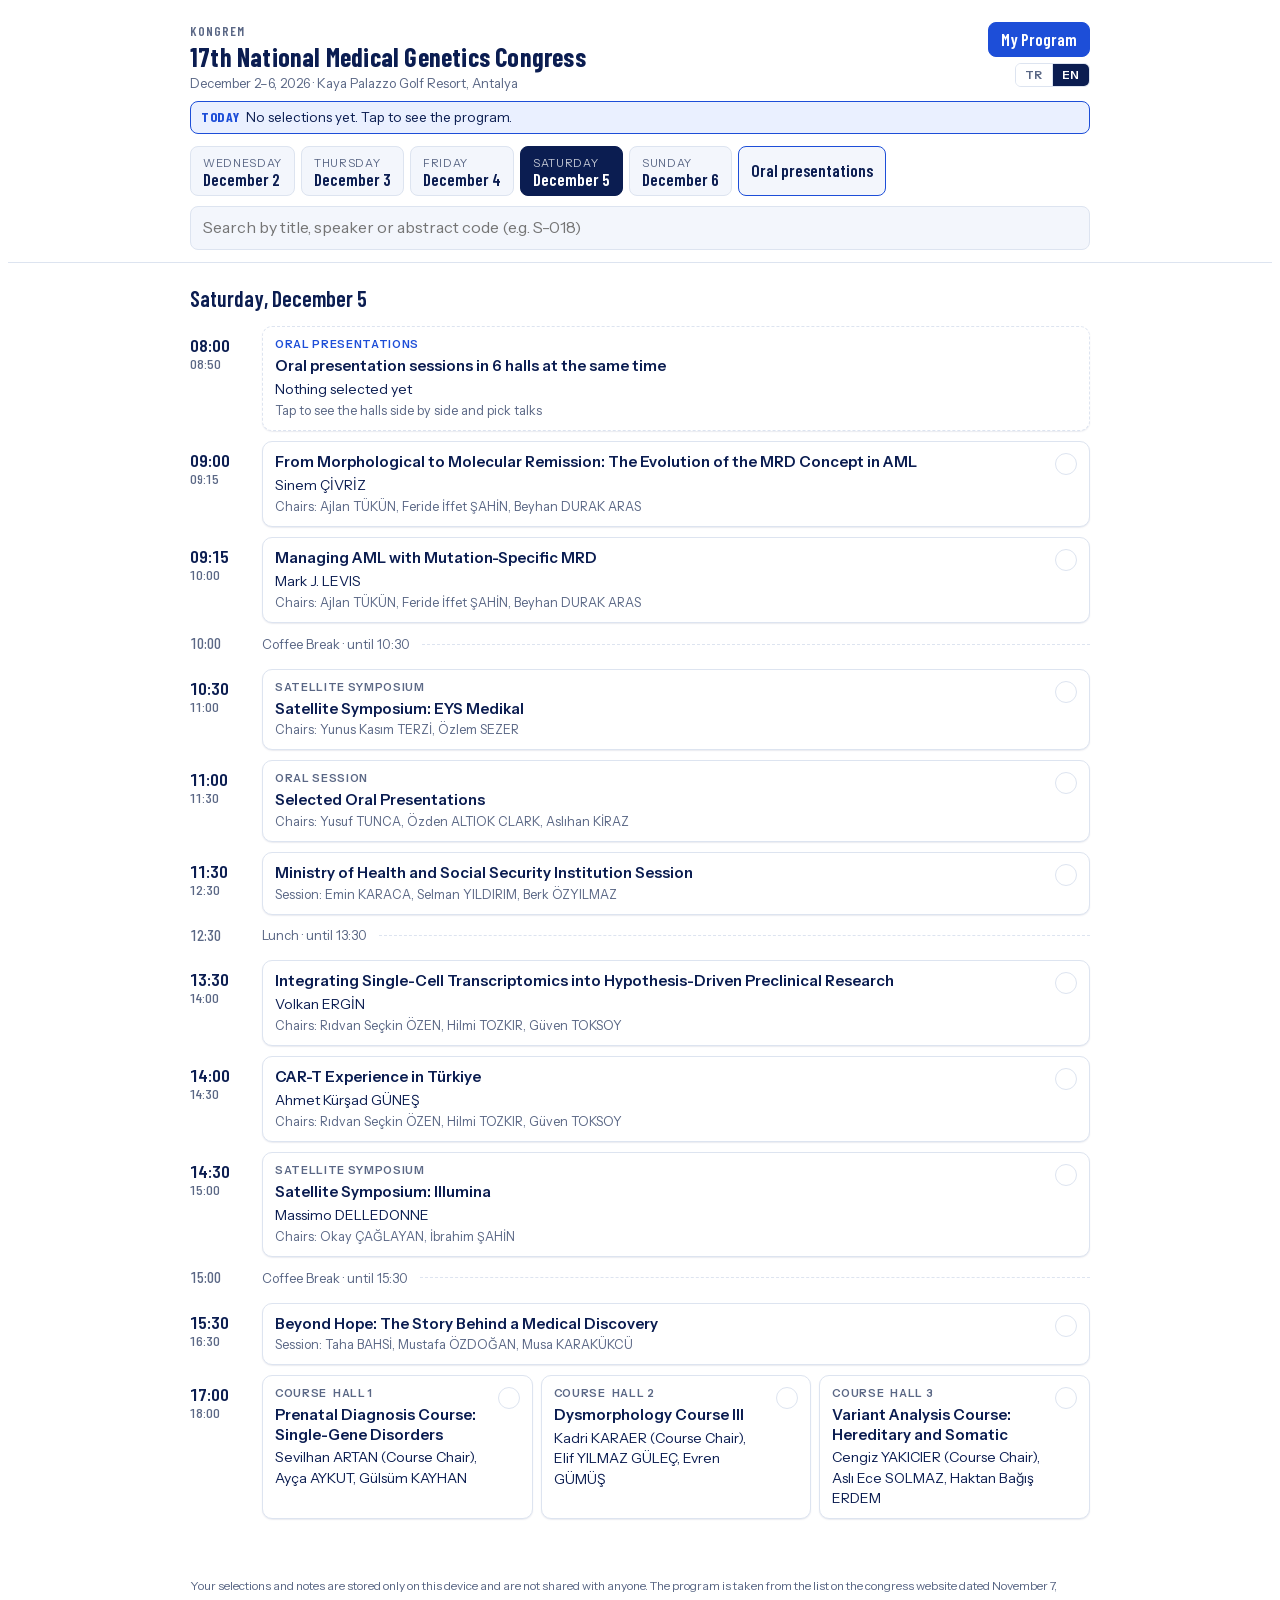
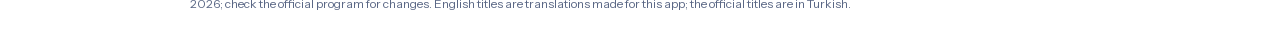
<file: index.html>
<!doctype html>
<html lang="tr">
<head>
<meta charset="utf-8">
<meta name="viewport" content="width=device-width, initial-scale=1, viewport-fit=cover">
<meta http-equiv="Content-Security-Policy" content="default-src 'self'; script-src 'self'; style-src 'self' 'unsafe-inline'; img-src 'self' data: blob:; font-src 'self'; connect-src 'self' https://babazade-a.github.io; worker-src 'self'; manifest-src 'self'; base-uri 'self'; form-action 'none'; object-src 'none'">
<meta name="referrer" content="no-referrer">
<title>TGK 2026 Planlayıcı</title>
<meta name="claude:viewport-fit-sides" content="cover">
<link rel="manifest" href="manifest.webmanifest">
<link rel="apple-touch-icon" href="icon-180.png">
<meta name="apple-mobile-web-app-capable" content="yes">
<meta name="mobile-web-app-capable" content="yes">
<meta name="apple-mobile-web-app-title" content="TGK 2026">
<meta name="apple-mobile-web-app-status-bar-style" content="default">
<meta name="theme-color" content="#ffffff">
<meta name="color-scheme" content="light only">
<link rel="stylesheet" href="fonts.css">
<style>
/* Layout: single reading column, sticky day tabs, time rail on the left, parallel sessions side by side */
:root{
  --bg:#ffffff; --surface:#ffffff; --field:#f3f6fc; --ink:#0b1d51; --muted:#5a6785; --line:#dde4f0;
  --accent:#1d4ed8; --accent-ink:#ffffff; --accent-soft:#eaf0ff;
  --warn:#b45309; --warn-soft:#fff4e5; --brk:#eef2f8;
  --shadow:0 1px 2px rgba(11,29,81,.06),0 1px 1px rgba(11,29,81,.03);
  --display:"Barlow Condensed","Arial Narrow",system-ui,sans-serif;
  --body:"Instrument Sans",system-ui,-apple-system,"Segoe UI",sans-serif;
  color-scheme:light only;
}
body{background:var(--bg);color:var(--ink);font-family:var(--body);font-size:15px;line-height:1.45}
body::before{content:"";position:fixed;inset:0 0 auto;height:env(safe-area-inset-top,0px);z-index:10;background:var(--surface)}
.wrap{max-width:900px;margin:0 auto;padding-left:max(16px,env(safe-area-inset-left,0px));padding-right:max(16px,env(safe-area-inset-right,0px))}
header{position:sticky;top:env(safe-area-inset-top,0px);z-index:5;background:var(--surface);border-bottom:1px solid var(--line)}
.top{display:flex;align-items:flex-start;justify-content:space-between;gap:12px;padding-block:14px 8px}
.brand{min-width:0}
/* Sağ üstteki Programım düğmesi */
.minebtn{flex:0 0 auto;display:inline-flex;align-items:center;gap:7px;font-family:var(--display);font-size:17px;font-weight:600;line-height:1;
  background:var(--accent);color:var(--accent-ink);border:1px solid var(--accent);border-radius:8px;padding:8px 12px;cursor:pointer}
.minebtn[aria-pressed="true"]{background:var(--ink);border-color:var(--ink);color:var(--surface)}
.minebtn .badge{min-width:20px;box-sizing:border-box;padding:2px 6px;border-radius:999px;background:var(--surface);color:var(--ink);font-size:14px;text-align:center}
.minebtn .badge[hidden]{display:none}
.kmark{display:block;font:inherit;font-family:var(--display);font-size:13px;font-weight:600;letter-spacing:.08em;text-transform:uppercase;color:var(--accent);background:none;border:0;padding:0;margin:0 0 3px;cursor:pointer}
.kmark:disabled{cursor:default;color:var(--muted)}
.clist{display:grid;gap:10px}
.cpick{padding-right:12px}
.hright{flex:0 0 auto;display:flex;flex-direction:column;align-items:flex-end;gap:6px}
/* TR / EN seçici */
.lang{display:inline-flex;border:1px solid var(--line);border-radius:6px;overflow:hidden}
.lang button{font:inherit;font-size:12px;font-weight:600;letter-spacing:.05em;line-height:1;padding:5px 9px;background:var(--surface);color:var(--muted);border:0;cursor:pointer}
.lang button+button{border-left:1px solid var(--line)}
.lang button[aria-pressed="true"]{background:var(--ink);color:var(--surface)}
.brand h1{font-family:var(--display);font-weight:700;font-size:26px;line-height:1;margin:0;letter-spacing:.2px;text-wrap:balance}
.brand p{margin:4px 0 0;color:var(--muted);font-size:13px}
.count{font-family:var(--display);font-size:15px;font-weight:600;color:var(--accent);white-space:nowrap}
.tabs{display:flex;gap:6px;overflow-x:auto;padding-block:4px 10px;scrollbar-width:none}
.tabs::-webkit-scrollbar{display:none}
.tab{flex:0 0 auto;border:1px solid var(--line);background:var(--field);color:var(--ink);border-radius:8px;padding:6px 12px;font:inherit;cursor:pointer;text-align:left;line-height:1.15}
.tab b{display:block;font-family:var(--display);font-size:17px;font-weight:600}
.tab small{color:var(--muted);font-size:11px;text-transform:uppercase;letter-spacing:.06em}
.tab[aria-selected="true"]{background:var(--ink);color:var(--surface);border-color:var(--ink)}
.tab[aria-selected="true"] small{color:inherit;opacity:.75}
.tab.mine{border-color:var(--accent);display:flex;align-items:center}
.tab.mine[aria-selected="true"]{background:var(--accent);border-color:var(--accent);color:var(--accent-ink)}
.search{padding-block:0 12px}
.search input{width:100%;box-sizing:border-box;border:1px solid var(--line);background:var(--field);color:var(--ink);border-radius:8px;padding:9px 12px;font:inherit;font-size:16px}
/* Şimdi / Sıradaki şeridi (yalnızca kongre günlerinde görünür) */
.nowbar{display:block;width:100%;box-sizing:border-box;text-align:left;font:inherit;font-size:13.5px;line-height:1.35;color:var(--ink);background:var(--accent-soft);border:1px solid var(--accent);border-radius:8px;padding:6px 10px;margin:0 0 8px;cursor:pointer}
.nowbar[hidden]{display:none}
.nowbar .nl{display:block;white-space:nowrap;overflow:hidden;text-overflow:ellipsis}
.nowbar b{font-family:var(--display);font-size:14px;font-weight:700;letter-spacing:.05em;text-transform:uppercase;color:var(--accent);margin-right:6px}
.row.live .tm,.ot.live,.mine-row.live .t{color:var(--accent)}
.row.live .tm::after,.ot.live::after,.mine-row.live .t::after{content:var(--nowl,"Şimdi");display:block;font-family:var(--body);font-size:10.5px;font-weight:700;letter-spacing:.06em;text-transform:uppercase;margin-top:3px}
.mine-row.live{border-color:var(--accent);box-shadow:inset 3px 0 0 var(--accent)}
.mine-row.flash{animation:flash 1.8s ease-out}
@keyframes flash{from{background:var(--accent-soft)}to{background:var(--surface)}}
/* Notlar */
.racts{display:flex;flex-direction:column;align-items:flex-end;gap:2px}
.ntx{display:block;margin-top:6px;font-size:13.5px;line-height:1.4;white-space:pre-wrap;overflow-wrap:anywhere;background:var(--field);border-radius:6px;padding:6px 8px;cursor:text}
.ntin{display:block;width:100%;box-sizing:border-box;margin-top:6px;min-height:76px;font:inherit;font-size:16px;line-height:1.4;border:1px solid var(--accent);border-radius:6px;padding:6px 8px;background:var(--surface);color:var(--ink);resize:vertical}
.nflag{font-size:11.5px;font-weight:600;color:var(--accent)}
main{padding-block:16px 48px}
.dayhead{font-family:var(--display);font-size:22px;font-weight:600;margin:4px 0 12px}
.row{display:grid;grid-template-columns:60px minmax(0,1fr);gap:12px;margin-bottom:10px}
.tm{font-family:var(--display);font-size:18px;font-weight:600;font-variant-numeric:tabular-nums;line-height:1.1;padding-top:10px}
.tm small{display:block;font-size:14px;color:var(--muted);font-weight:500}
.cards{display:grid;gap:8px;grid-template-columns:repeat(auto-fit,minmax(230px,1fr));min-width:0}
.card,.talk{position:relative;display:flex;flex-direction:column;gap:3px;text-align:left;width:100%;box-sizing:border-box;font:inherit;color:inherit;
  background:var(--surface);border:1px solid var(--line);border-radius:10px;padding:10px 44px 10px 12px;cursor:pointer;min-width:0;box-shadow:var(--shadow)}
.card:hover,.talk:hover{border-color:var(--accent)}
.card:focus-visible,.talk:focus-visible,.tab:focus-visible,button:focus-visible,summary:focus-visible{outline:2px solid var(--accent);outline-offset:2px}
.card[aria-pressed="true"],.talk[aria-pressed="true"]{border-color:var(--accent);background:var(--accent-soft)}
.chk{position:absolute;right:12px;top:11px;width:22px;height:22px;border-radius:50%;border:1.5px solid var(--line);box-sizing:border-box;display:grid;place-items:center;font-size:13px;font-weight:700}
[aria-pressed="true"] .chk{background:var(--accent);border-color:var(--accent);color:var(--accent-ink)}
[aria-pressed="true"] .chk::after{content:"✓"}
.tags{display:flex;gap:6px;flex-wrap:wrap}
.tag{font-size:11px;text-transform:uppercase;letter-spacing:.06em;color:var(--muted);font-weight:600}
.tag.conf{color:var(--accent)}
.ttl{font-weight:600;line-height:1.3}
.sp{font-size:14px}
.mod{font-size:12.5px;color:var(--muted)}
.cflag{align-self:flex-start;font-size:11.5px;font-weight:600;color:var(--warn);background:var(--warn-soft);border-radius:4px;padding:1px 6px;margin-top:3px}
.card.k-conf{border-left:3px solid var(--accent)}
.brk{display:flex;align-items:center;gap:12px;color:var(--muted);font-size:13px;margin:4px 0 14px}
.brk span{font-family:var(--display);font-size:15px;font-variant-numeric:tabular-nums;width:60px;flex:0 0 60px}
.brk::after{content:"";flex:1;border-top:1px dashed var(--line)}
.oral{display:grid;gap:6px;min-width:0}
.oralhead{font-size:12.5px;color:var(--muted);padding-top:12px}
details{background:var(--surface);border:1px solid var(--line);border-radius:10px;min-width:0}
summary{list-style:none;cursor:pointer;padding:10px 12px;display:grid;grid-template-columns:auto 1fr auto;gap:2px 10px;align-items:baseline}
summary::-webkit-details-marker{display:none}
.sal{font-family:var(--display);font-size:17px;font-weight:600}
.sname{color:var(--muted);font-size:13px}
.scount{font-size:12px;font-weight:600;color:var(--accent);text-align:right}
.scount.warn{color:var(--warn)}
.chair{grid-column:1/-1;font-size:12.5px;color:var(--muted)}
summary::before{content:"▸";grid-row:1;position:absolute;opacity:0}
details[open] summary{border-bottom:1px solid var(--line)}
.talks{display:grid;gap:6px;padding:8px}
.talk{padding:8px 40px 8px 10px}
.talk .chk{top:9px;right:10px}
.code{font-family:var(--display);font-size:14px;font-weight:600;color:var(--muted);font-variant-numeric:tabular-nums}
.tt{font-size:14px;line-height:1.3}
.pn{font-size:12.5px;color:var(--muted)}
.mine-day{margin-bottom:22px}
.mine-row{display:grid;grid-template-columns:96px minmax(0,1fr) auto;gap:10px;align-items:start;background:var(--surface);border:1px solid var(--line);border-radius:10px;padding:10px 12px;margin-bottom:6px}
.mine-row .t{font-family:var(--display);font-size:16px;font-weight:600;font-variant-numeric:tabular-nums}
.mine-row .m{font-size:12.5px;color:var(--muted);display:block;margin-top:2px}
.mine-row.cx{border-color:var(--warn)}
.btn{font:inherit;font-size:13.5px;border:1px solid var(--line);background:var(--surface);color:var(--ink);border-radius:8px;padding:7px 12px;cursor:pointer}
.btn.primary{background:var(--accent);border-color:var(--accent);color:var(--accent-ink);font-weight:600}
.btn.danger{color:var(--warn);border-color:var(--warn)}
.rm{font:inherit;font-size:12.5px;background:none;border:none;color:var(--muted);cursor:pointer;padding:2px 4px;text-decoration:underline}
.actions{display:flex;gap:8px;flex-wrap:wrap;margin-bottom:16px;align-items:center}
.note{font-size:12.5px;color:var(--muted)}
.empty{background:var(--surface);border:1px dashed var(--line);border-radius:10px;padding:22px;color:var(--muted);text-align:center}
.cxsum{background:var(--warn-soft);color:var(--warn);border-radius:8px;padding:8px 12px;font-size:13px;margin-bottom:14px}
textarea.fallback{width:100%;box-sizing:border-box;min-height:160px;font:12.5px/1.4 ui-monospace,Menlo,monospace;border:1px solid var(--line);border-radius:8px;background:var(--surface);color:var(--ink);padding:8px}
footer{color:var(--muted);font-size:12px;padding-block:0 32px}
main.wide,header .wide{max-width:1500px}
.daysw{display:flex;gap:6px;flex-wrap:wrap;margin-bottom:10px}
.ognote{font-size:12.5px;color:var(--muted);margin:0 0 12px;max-width:70ch}
.ogwrap{overflow-x:auto;border:1px solid var(--line);border-radius:10px;background:var(--surface);-webkit-overflow-scrolling:touch}
.og{display:grid;gap:0;--otw:64px;--ocw:180px}
.og>div{border-bottom:1px solid var(--line);border-right:1px solid var(--line);padding:6px;box-sizing:border-box}
.oh{background:var(--field);display:flex;flex-direction:column;gap:2px}
.oh b{font-family:var(--display);font-size:19px;font-weight:600}
.oh small{color:var(--muted);font-size:12px;line-height:1.3}
.oh .scount{text-align:left}
.ot,.oh.corner{position:sticky;left:0;z-index:1;background:var(--field);font-family:var(--display);font-weight:600;font-size:18px;font-variant-numeric:tabular-nums}
.ot small{display:block;font-size:13px;color:var(--muted);font-weight:500}
.og .talk{height:100%;min-height:96px}
.og .dim{opacity:.25}
.gocard{border-style:dashed}
.legend{display:flex;gap:14px;flex-wrap:wrap;font-size:12.5px;color:var(--muted);margin-bottom:10px}
@media (max-width:520px){
  .brand h1{font-size:22px}
  .row{grid-template-columns:48px minmax(0,1fr);gap:8px}
  .tm{font-size:16px}.tm small{font-size:13px}
  .brk span{width:48px;flex-basis:48px}
  .mine-row{grid-template-columns:minmax(0,1fr) auto}
  .mine-row .t{grid-column:1/-1}
  /* Sözlü bildiriler: telefonda iki salon yan yana sığsın */
  .og{--otw:42px;--ocw:max(128px,calc((100vw - 100px) / 2))}
  .og>div{padding:3px}
  .oh b{font-size:16px}
  .oh small{font-size:11px}
  .ot,.oh.corner{font-size:15px}
  .ot small{font-size:11px}
  .og .talk{padding:6px 6px 6px 7px;min-height:84px}
  .og .talk .chk{width:18px;height:18px;top:6px;right:6px;font-size:11px}
  .og .code{font-size:13px;padding-right:20px}
  .og .tt{font-size:13px;line-height:1.25;hyphens:auto}
  .og .pn{font-size:11.5px}
}
html.native button{-webkit-touch-callout:none;-webkit-user-select:none;user-select:none}
html.native footer a{color:var(--accent)}
button{-webkit-tap-highlight-color:transparent}
@media (prefers-reduced-motion:reduce){*{transition:none!important}}
</style>
</head>
<body>
<header>
  <div class="wrap" id="hwrap">
    <div class="top">
      <div class="brand">
        <button type="button" class="kmark" id="kmark" disabled>Kongrem</button>
        <h1 id="h1">17. Ulusal Tıbbi Genetik Kongresi</h1>
        <p id="sub">2–6 Aralık 2026 · Kaya Palazzo Golf Resort, Antalya</p>
      </div>
      <div class="hright">
        <button type="button" class="minebtn" id="minebtn" aria-pressed="false"><span id="minelbl">Programım</span><span class="badge" id="count" hidden>0</span></button>
        <div class="lang" id="lang" role="group" aria-label="Dil / Language"><button type="button" data-lang="tr" aria-pressed="true">TR</button><button type="button" data-lang="en" aria-pressed="false">EN</button></div>
      </div>
    </div>
    <button type="button" class="nowbar" id="nowbar" hidden></button>
    <nav class="tabs" id="tabs" role="tablist"></nav>
    <div class="search"><input id="q" type="search" placeholder="Başlık, konuşmacı, bildiri kodu (ör. S-018) ara" autocomplete="off"></div>
  </div>
</header>
<main class="wrap" id="view"></main>
<footer class="wrap" id="foot">Seçimleriniz ve notlarınız yalnızca bu cihazda saklanır; kimseyle paylaşılmaz. Telefonda ana ekrana eklemek için: iPhone'da Safari, Paylaş, "Ana Ekrana Ekle". Android'de Chrome, üç nokta, "Ana ekrana ekle". Program, kongre web sitesindeki 7 Kasım 2026 tarihli listeden alınmıştır; değişiklikler için resmi programı kontrol edin.</footer>

<script src="app.js"></script>
</body>
</html>
</file>
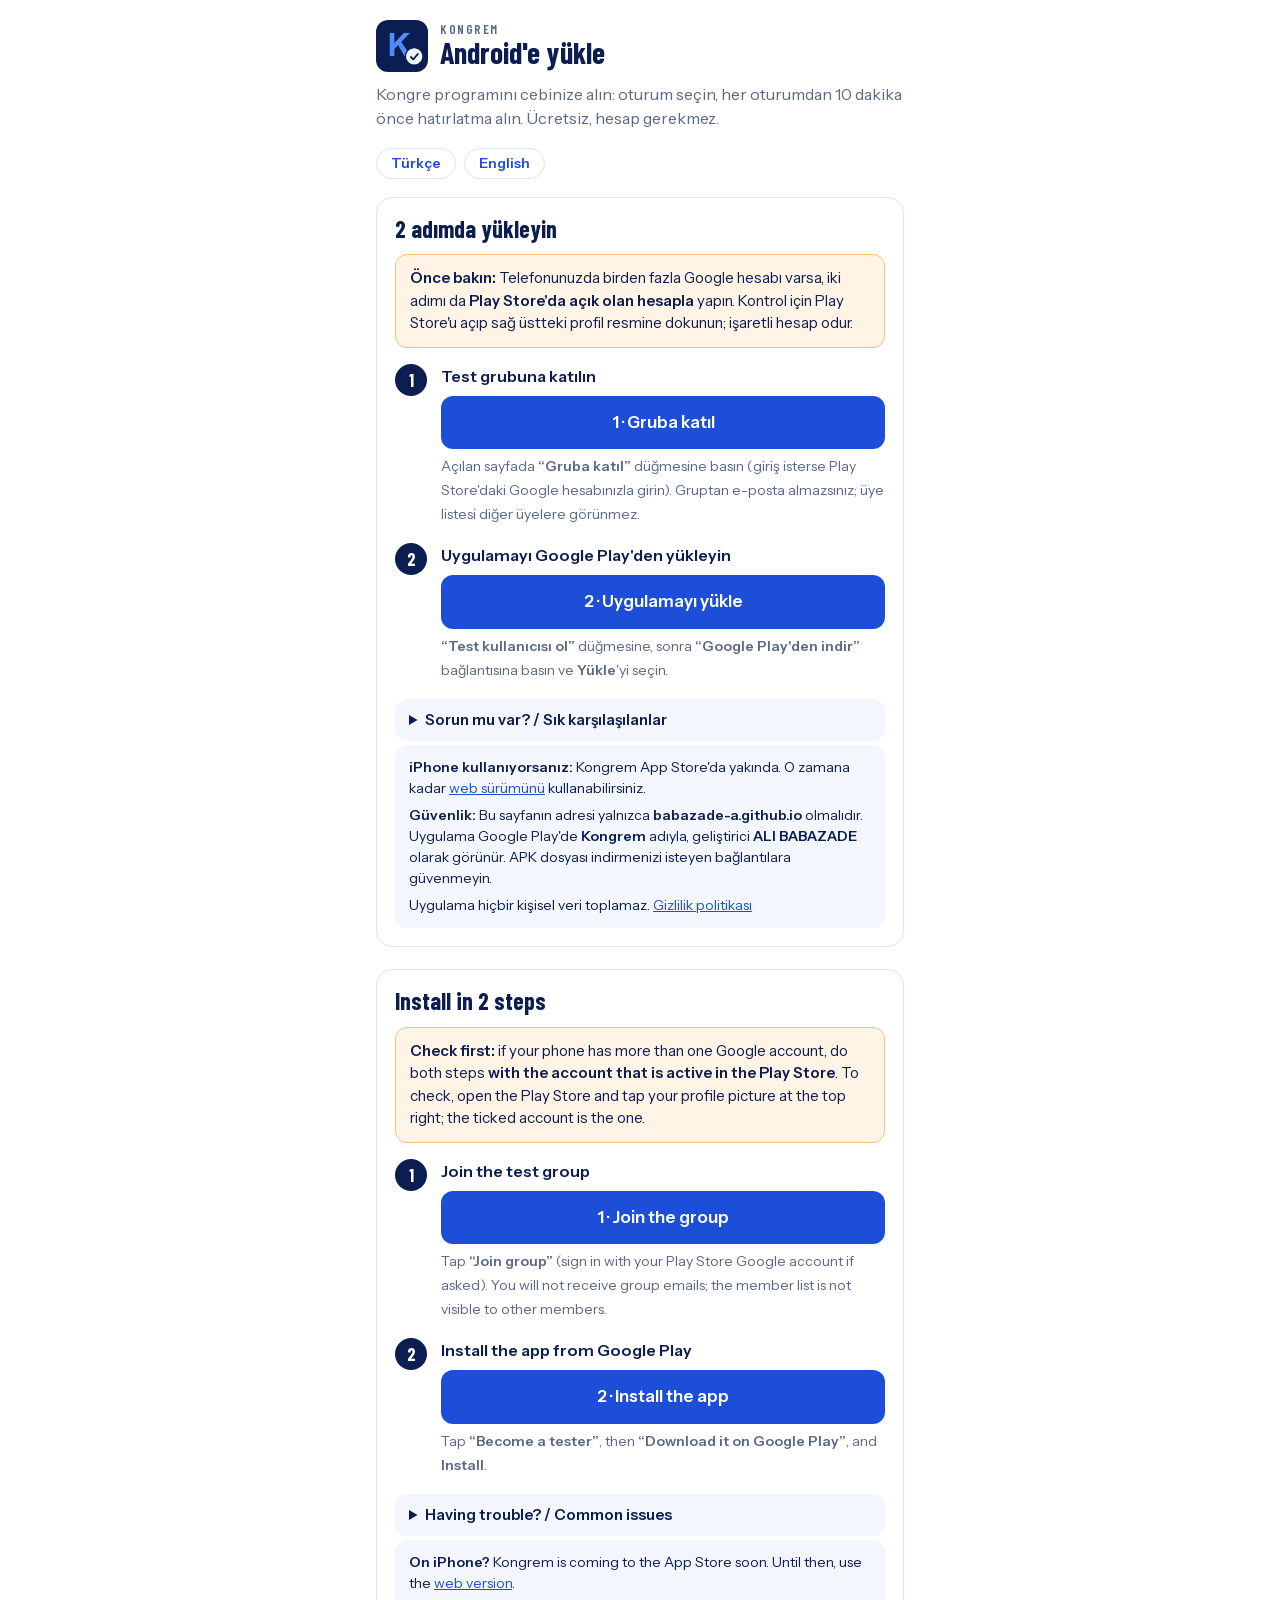
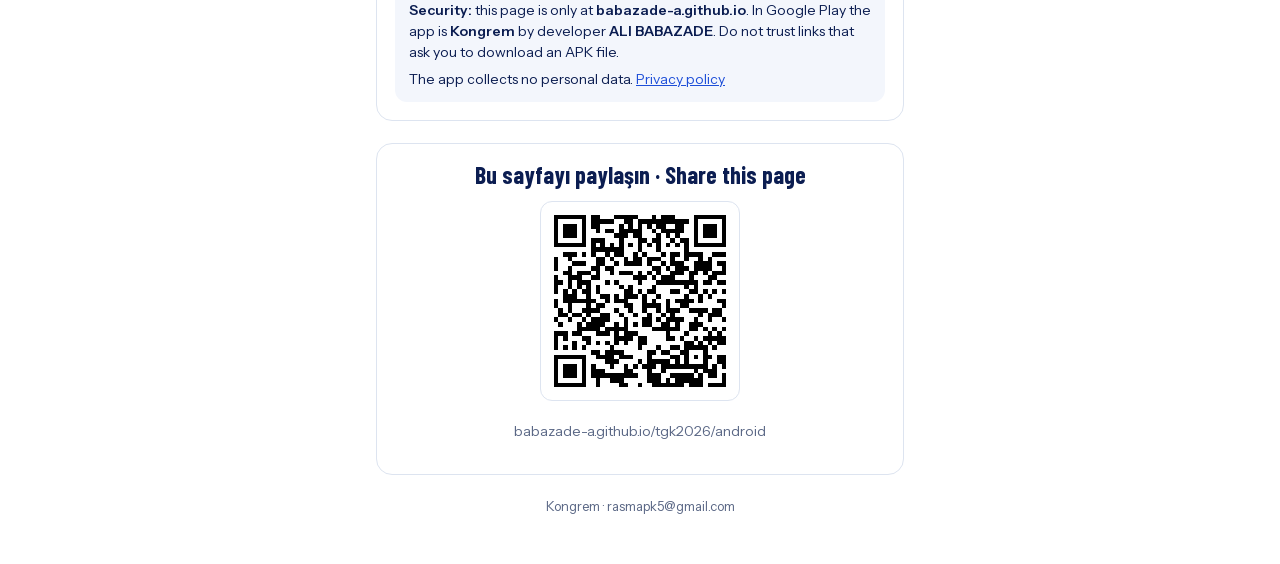
<file: android.html>
<!doctype html>
<html lang="tr">
<head>
<meta charset="utf-8">
<meta name="viewport" content="width=device-width, initial-scale=1">
<meta name="color-scheme" content="light only">
<meta name="referrer" content="no-referrer">
<title>Kongrem · Android'e yükle / Install on Android</title>
<meta http-equiv="Content-Security-Policy" content="default-src 'none'; img-src 'self'; style-src 'self' 'unsafe-inline'; font-src 'self'; base-uri 'none'; form-action 'none'">
<link rel="stylesheet" href="fonts.css">
<style>
:root{--bg:#ffffff;--field:#f3f6fc;--ink:#0b1d51;--muted:#5a6785;--line:#dde4f0;--accent:#1d4ed8;--accent-soft:#eaf0ff;color-scheme:light only}
*{box-sizing:border-box}
body{margin:0;background:var(--bg);color:var(--ink);font:16px/1.5 "Instrument Sans",system-ui,-apple-system,"Segoe UI",sans-serif}
main{max-width:560px;margin:0 auto;padding:20px 16px 48px}
h1,h2{font-family:"Barlow Condensed","Arial Narrow",system-ui,sans-serif;font-weight:700;line-height:1.1;margin:0}
.brand{display:flex;align-items:center;gap:12px;margin-bottom:6px}
.brand img{width:52px;height:52px;border-radius:12px}
.brand small{display:block;font:600 13px/1 "Barlow Condensed",system-ui,sans-serif;letter-spacing:.12em;color:var(--muted);text-transform:uppercase}
h1{font-size:30px}
.lead{color:var(--muted);margin:10px 0 18px}
nav{display:flex;gap:8px;margin-bottom:18px}
nav a{font-weight:600;color:var(--accent);text-decoration:none;border:1px solid var(--line);border-radius:999px;padding:4px 14px;font-size:14px}
section{border:1px solid var(--line);border-radius:16px;padding:18px;margin-bottom:22px}
h2{font-size:24px;margin-bottom:12px}
ol{list-style:none;margin:0;padding:0;counter-reset:s}
ol>li{counter-increment:s;position:relative;padding-left:46px;margin:0 0 18px}
ol>li::before{content:counter(s);position:absolute;left:0;top:0;width:32px;height:32px;border-radius:50%;background:var(--ink);color:#fff;font:700 18px/32px "Barlow Condensed",system-ui,sans-serif;text-align:center}
ol>li>b{display:block;margin-bottom:6px}
.btn{display:block;text-align:center;background:var(--accent);color:#fff;text-decoration:none;font-weight:700;font-size:17px;padding:14px 16px;border-radius:12px;margin:8px 0 4px}
.btn:active{opacity:.85}
.note{font-size:14px;color:var(--muted)}
.tip{background:var(--field);border-radius:12px;padding:12px 14px;font-size:14px;margin-top:4px}
.tip p{margin:0 0 6px}.tip p:last-child{margin:0}
.qr{text-align:center}
.qr img{width:200px;height:200px;image-rendering:pixelated;border:1px solid var(--line);border-radius:12px;padding:8px;background:#fff}
a{color:var(--accent)}
.warn{background:#fff4e5;border:1px solid #f1c27d;border-radius:12px;padding:12px 14px;font-size:15px;margin:0 0 16px}
details{background:var(--field);border-radius:12px;padding:10px 14px;margin-top:6px;font-size:14px}
summary{font-weight:700;cursor:pointer;font-size:15px}
details ul{margin:8px 0 2px;padding-left:18px}details li{margin:0 0 8px}
footer{font-size:13px;color:var(--muted);text-align:center}
</style>
</head>
<body>
<main>
  <div class="brand"><img src="kongrem-icon.png" alt=""><div><small>Kongrem</small><h1>Android'e yükle</h1></div></div>
  <p class="lead">Kongre programını cebinize alın: oturum seçin, her oturumdan 10 dakika önce hatırlatma alın. Ücretsiz, hesap gerekmez.</p>
  <nav><a href="#tr">Türkçe</a><a href="#en">English</a></nav>

  <section id="tr" lang="tr">
    <h2>2 adımda yükleyin</h2>
    <p class="warn"><b>Önce bakın:</b> Telefonunuzda birden fazla Google hesabı varsa, iki adımı da <b>Play Store'da açık olan hesapla</b> yapın. Kontrol için Play Store'u açıp sağ üstteki profil resmine dokunun; işaretli hesap odur.</p>
    <ol>
      <li><b>Test grubuna katılın</b>
        <a class="btn" href="https://groups.google.com/g/kongrem-test">1 · Gruba katıl</a>
        <span class="note">Açılan sayfada <b>“Gruba katıl”</b> düğmesine basın (giriş isterse Play Store'daki Google hesabınızla girin). Gruptan e-posta almazsınız; üye listesi diğer üyelere görünmez.</span></li>
      <li><b>Uygulamayı Google Play'den yükleyin</b>
        <a class="btn" href="https://play.google.com/apps/testing/io.github.babazadea.kongrem">2 · Uygulamayı yükle</a>
        <span class="note"><b>“Test kullanıcısı ol”</b> düğmesine, sonra <b>“Google Play'den indir”</b> bağlantısına basın ve <b>Yükle</b>'yi seçin.</span></li>
    </ol>
    <details>
      <summary>Sorun mu var? / Sık karşılaşılanlar</summary>
      <ul>
        <li><b>Play Store'da boş pencere ya da “Uygulama bulunamadı”:</b> Çoğunlukla Play Store'da başka bir Google hesabı açıktır. Play Store → sağ üstteki profil resmi → gruba katıldığınız hesabı seçin, sonra 2. adımı tekrarlayın. Hesap doğruysa birkaç dakika (nadiren 30 dakikaya kadar) bekleyip tekrar deneyin.</li>
        <li><b>“Test kullanıcısı ol” düğmesi yok, “Erişiminiz yok” yazıyor:</b> Gruba bu hesapla katılmamışsınızdır. 1. adımı, Play Store'daki hesapla yapın.</li>
        <li><b>Bağlantıyı WhatsApp, Instagram ya da LinkedIn içinden açtıysanız:</b> Bu uygulamaların içindeki tarayıcı Google girişine izin vermeyebilir. Sağ üstteki <b>⋮</b> menüsünden <b>“Tarayıcıda aç”</b> (Chrome / Samsung Internet) deyin.</li>
        <li><b>İş veya okul (kurumsal) Google hesabı:</b> Kurum dışı gruplara katılmayı engelleyebilir. Kişisel Gmail hesabınızı kullanın.</li>
        <li><b>Gruba katıldıktan sonra “Bu içeriğe erişim izniniz yok” benzeri bir yazı:</b> Önemli değil; 2. adıma geçin.</li>
        <li><b>“Cihazınız bu sürümle uyumlu değil”, Android 6 veya altı, ya da Google Play olmayan telefon (ör. bazı Huawei modelleri):</b> <a href="./">Web sürümünü</a> kullanın; kurulum gerektirmez.</li>
        <li><b>Yer yok:</b> Uygulama yaklaşık 4 MB; biraz yer açıp tekrar deneyin.</li>
      </ul>
    </details>
    <div class="tip">
      <p><b>iPhone kullanıyorsanız:</b> Kongrem App Store'da yakında. O zamana kadar <a href="./">web sürümünü</a> kullanabilirsiniz.</p>
      <p><b>Güvenlik:</b> Bu sayfanın adresi yalnızca <b>babazade-a.github.io</b> olmalıdır. Uygulama Google Play'de <b>Kongrem</b> adıyla, geliştirici <b>ALI BABAZADE</b> olarak görünür. APK dosyası indirmenizi isteyen bağlantılara güvenmeyin.</p>
      <p>Uygulama hiçbir kişisel veri toplamaz. <a href="privacy.html">Gizlilik politikası</a></p>
    </div>
  </section>

  <section id="en" lang="en">
    <h2>Install in 2 steps</h2>
    <p class="warn"><b>Check first:</b> if your phone has more than one Google account, do both steps <b>with the account that is active in the Play Store</b>. To check, open the Play Store and tap your profile picture at the top right; the ticked account is the one.</p>
    <ol>
      <li><b>Join the test group</b>
        <a class="btn" href="https://groups.google.com/g/kongrem-test">1 · Join the group</a>
        <span class="note">Tap <b>“Join group”</b> (sign in with your Play Store Google account if asked). You will not receive group emails; the member list is not visible to other members.</span></li>
      <li><b>Install the app from Google Play</b>
        <a class="btn" href="https://play.google.com/apps/testing/io.github.babazadea.kongrem">2 · Install the app</a>
        <span class="note">Tap <b>“Become a tester”</b>, then <b>“Download it on Google Play”</b>, and <b>Install</b>.</span></li>
    </ol>
    <details>
      <summary>Having trouble? / Common issues</summary>
      <ul>
        <li><b>Blank Play Store window or “App not found”:</b> usually a different Google account is active in the Play Store. Play Store → profile picture → choose the account you joined the group with, then repeat step 2. If the account is right, wait a few minutes (rarely up to 30) and try again.</li>
        <li><b>No “Become a tester” button / “You don't have access”:</b> you have not joined the group with this account. Do step 1 with your Play Store account.</li>
        <li><b>Opened the link inside WhatsApp, Instagram or LinkedIn:</b> their built-in browser may block Google sign-in. Use the <b>⋮</b> menu → <b>“Open in browser”</b> (Chrome / Samsung Internet).</li>
        <li><b>Work or school Google account:</b> it may not be allowed to join outside groups. Use your personal Gmail account.</li>
        <li><b>“You don't have permission to access this content” after joining the group:</b> that's fine; go to step 2.</li>
        <li><b>“Your device isn't compatible”, Android 6 or older, or no Google Play (e.g. some Huawei models):</b> use the <a href="./">web version</a>; nothing to install.</li>
        <li><b>Not enough space:</b> the app is about 4 MB; free up some space and try again.</li>
      </ul>
    </details>
    <div class="tip">
      <p><b>On iPhone?</b> Kongrem is coming to the App Store soon. Until then, use the <a href="./">web version</a>.</p>
      <p><b>Security:</b> this page is only at <b>babazade-a.github.io</b>. In Google Play the app is <b>Kongrem</b> by developer <b>ALI BABAZADE</b>. Do not trust links that ask you to download an APK file.</p>
      <p>The app collects no personal data. <a href="privacy.html">Privacy policy</a></p>
    </div>
  </section>

  <section class="qr">
    <h2>Bu sayfayı paylaşın · Share this page</h2>
    <img src="android-qr.png" alt="QR: babazade-a.github.io/tgk2026/android">
    <p class="note">babazade-a.github.io/tgk2026/android</p>
  </section>

  <footer>Kongrem · rasmapk5@gmail.com</footer>
</main>
</body>
</html>
</file>
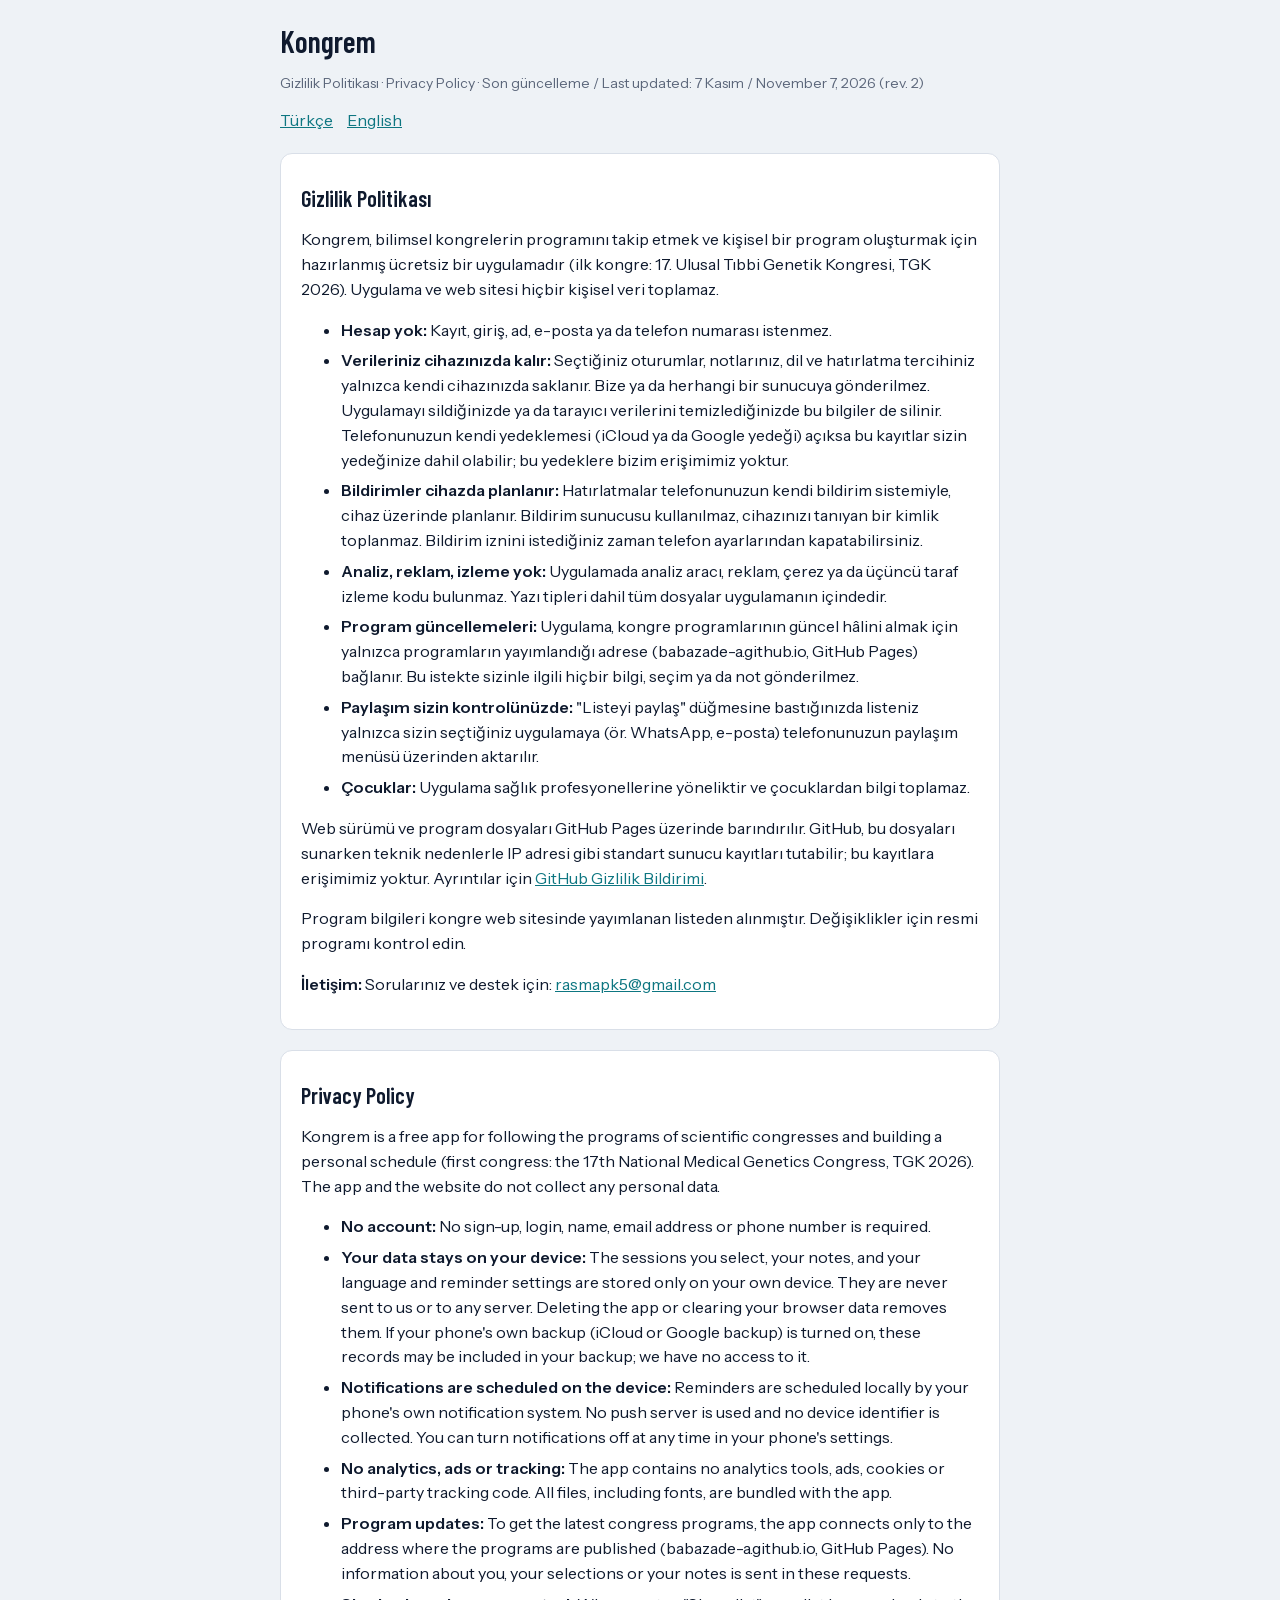
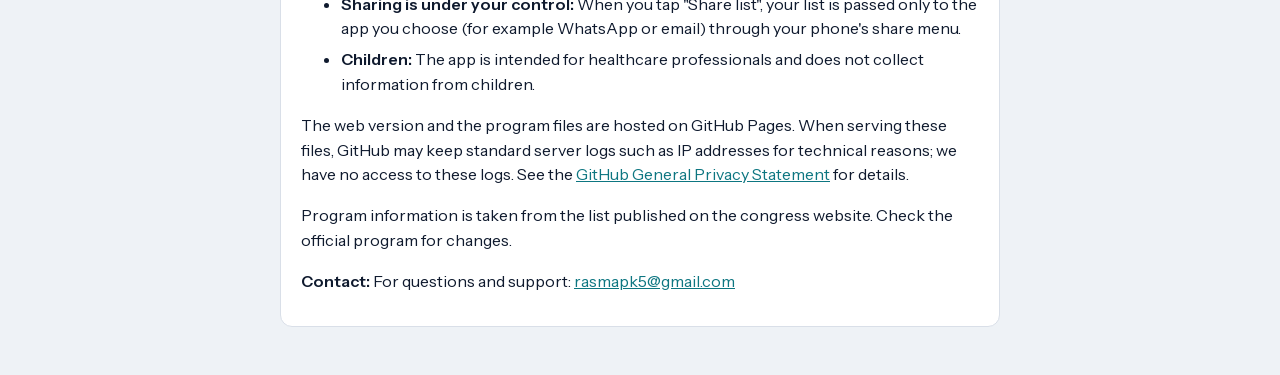
<file: privacy.html>
<!doctype html>
<html lang="tr">
<meta charset="utf-8">
<meta name="viewport" content="width=device-width, initial-scale=1">
<meta name="color-scheme" content="light only">
<title>Kongrem · Gizlilik Politikası / Privacy Policy</title>
<meta http-equiv="Content-Security-Policy" content="default-src 'none'; style-src 'self' 'unsafe-inline'; font-src 'self'; base-uri 'none'; form-action 'none'">
<link rel="stylesheet" href="fonts.css">
<style>
:root{--bg:#eef2f6;--surface:#fff;--ink:#0f1a2e;--muted:#5b667a;--line:#d9dfe8;--accent:#0d7681;color-scheme:light only}
body{margin:0;background:var(--bg);color:var(--ink);font:16px/1.55 "Instrument Sans",system-ui,-apple-system,"Segoe UI",sans-serif}
main{max-width:720px;margin:0 auto;padding:24px 16px 48px}
h1,h2{font-family:"Barlow Condensed","Arial Narrow",system-ui,sans-serif;font-weight:600;line-height:1.15}
h1{font-size:30px;margin:0 0 4px}
h2{font-size:22px;margin:28px 0 8px}
section{background:var(--surface);border:1px solid var(--line);border-radius:12px;padding:4px 20px 16px;margin-top:20px}
.muted{color:var(--muted);font-size:14px}
a{color:var(--accent)}
li{margin:6px 0}
nav a{margin-right:14px}
</style>
<main>
  <h1>Kongrem</h1>
  <p class="muted">Gizlilik Politikası · Privacy Policy · Son güncelleme / Last updated: 7 Kasım / November 7, 2026 (rev. 2)</p>
  <nav><a href="#tr">Türkçe</a><a href="#en">English</a></nav>

  <section id="tr" lang="tr">
    <h2>Gizlilik Politikası</h2>
    <p>Kongrem, bilimsel kongrelerin programını takip etmek ve kişisel bir program oluşturmak için hazırlanmış ücretsiz bir uygulamadır (ilk kongre: 17. Ulusal Tıbbi Genetik Kongresi, TGK 2026). Uygulama ve web sitesi hiçbir kişisel veri toplamaz.</p>
    <ul>
      <li><b>Hesap yok:</b> Kayıt, giriş, ad, e-posta ya da telefon numarası istenmez.</li>
      <li><b>Verileriniz cihazınızda kalır:</b> Seçtiğiniz oturumlar, notlarınız, dil ve hatırlatma tercihiniz yalnızca kendi cihazınızda saklanır. Bize ya da herhangi bir sunucuya gönderilmez. Uygulamayı sildiğinizde ya da tarayıcı verilerini temizlediğinizde bu bilgiler de silinir. Telefonunuzun kendi yedeklemesi (iCloud ya da Google yedeği) açıksa bu kayıtlar sizin yedeğinize dahil olabilir; bu yedeklere bizim erişimimiz yoktur.</li>
      <li><b>Bildirimler cihazda planlanır:</b> Hatırlatmalar telefonunuzun kendi bildirim sistemiyle, cihaz üzerinde planlanır. Bildirim sunucusu kullanılmaz, cihazınızı tanıyan bir kimlik toplanmaz. Bildirim iznini istediğiniz zaman telefon ayarlarından kapatabilirsiniz.</li>
      <li><b>Analiz, reklam, izleme yok:</b> Uygulamada analiz aracı, reklam, çerez ya da üçüncü taraf izleme kodu bulunmaz. Yazı tipleri dahil tüm dosyalar uygulamanın içindedir.</li>
      <li><b>Program güncellemeleri:</b> Uygulama, kongre programlarının güncel hâlini almak için yalnızca programların yayımlandığı adrese (babazade-a.github.io, GitHub Pages) bağlanır. Bu istekte sizinle ilgili hiçbir bilgi, seçim ya da not gönderilmez.</li>
      <li><b>Paylaşım sizin kontrolünüzde:</b> "Listeyi paylaş" düğmesine bastığınızda listeniz yalnızca sizin seçtiğiniz uygulamaya (ör. WhatsApp, e-posta) telefonunuzun paylaşım menüsü üzerinden aktarılır.</li>
      <li><b>Çocuklar:</b> Uygulama sağlık profesyonellerine yöneliktir ve çocuklardan bilgi toplamaz.</li>
    </ul>
    <p>Web sürümü ve program dosyaları GitHub Pages üzerinde barındırılır. GitHub, bu dosyaları sunarken teknik nedenlerle IP adresi gibi standart sunucu kayıtları tutabilir; bu kayıtlara erişimimiz yoktur. Ayrıntılar için <a href="https://docs.github.com/site-policy/privacy-policies/github-general-privacy-statement">GitHub Gizlilik Bildirimi</a>.</p>
    <p>Program bilgileri kongre web sitesinde yayımlanan listeden alınmıştır. Değişiklikler için resmi programı kontrol edin.</p>
    <p><b>İletişim:</b> Sorularınız ve destek için: <a href="mailto:rasmapk5@gmail.com">rasmapk5@gmail.com</a></p>
  </section>

  <section id="en" lang="en">
    <h2>Privacy Policy</h2>
    <p>Kongrem is a free app for following the programs of scientific congresses and building a personal schedule (first congress: the 17th National Medical Genetics Congress, TGK 2026). The app and the website do not collect any personal data.</p>
    <ul>
      <li><b>No account:</b> No sign-up, login, name, email address or phone number is required.</li>
      <li><b>Your data stays on your device:</b> The sessions you select, your notes, and your language and reminder settings are stored only on your own device. They are never sent to us or to any server. Deleting the app or clearing your browser data removes them. If your phone's own backup (iCloud or Google backup) is turned on, these records may be included in your backup; we have no access to it.</li>
      <li><b>Notifications are scheduled on the device:</b> Reminders are scheduled locally by your phone's own notification system. No push server is used and no device identifier is collected. You can turn notifications off at any time in your phone's settings.</li>
      <li><b>No analytics, ads or tracking:</b> The app contains no analytics tools, ads, cookies or third-party tracking code. All files, including fonts, are bundled with the app.</li>
      <li><b>Program updates:</b> To get the latest congress programs, the app connects only to the address where the programs are published (babazade-a.github.io, GitHub Pages). No information about you, your selections or your notes is sent in these requests.</li>
      <li><b>Sharing is under your control:</b> When you tap "Share list", your list is passed only to the app you choose (for example WhatsApp or email) through your phone's share menu.</li>
      <li><b>Children:</b> The app is intended for healthcare professionals and does not collect information from children.</li>
    </ul>
    <p>The web version and the program files are hosted on GitHub Pages. When serving these files, GitHub may keep standard server logs such as IP addresses for technical reasons; we have no access to these logs. See the <a href="https://docs.github.com/site-policy/privacy-policies/github-general-privacy-statement">GitHub General Privacy Statement</a> for details.</p>
    <p>Program information is taken from the list published on the congress website. Check the official program for changes.</p>
    <p><b>Contact:</b> For questions and support: <a href="mailto:rasmapk5@gmail.com">rasmapk5@gmail.com</a></p>
  </section>
</main>
</html>
</file>
<file: fonts.css>
/* Barlow Condensed ve Instrument Sans (SIL Open Font License), Google Fonts'tan yerel kopya: çevrimdışı çalışır, üçüncü tarafa istek gitmez. */
@font-face {
  font-family: 'Barlow Condensed';
  font-style: normal;
  font-weight: 500;
  font-display: swap;
  src: url(fonts/BarlowCondensed-500-latin-ext.woff2) format('woff2');
  unicode-range: U+0100-02BA, U+02BD-02C5, U+02C7-02CC, U+02CE-02D7, U+02DD-02FF, U+0304, U+0308, U+0329, U+1D00-1DBF, U+1E00-1E9F, U+1EF2-1EFF, U+2020, U+20A0-20AB, U+20AD-20C4, U+2113, U+2C60-2C7F, U+A720-A7FF;
}
@font-face {
  font-family: 'Barlow Condensed';
  font-style: normal;
  font-weight: 500;
  font-display: swap;
  src: url(fonts/BarlowCondensed-500-latin.woff2) format('woff2');
  unicode-range: U+0000-00FF, U+0131, U+0152-0153, U+02BB-02BC, U+02C6, U+02DA, U+02DC, U+0304, U+0308, U+0329, U+2000-206F, U+20AC, U+2122, U+2191, U+2193, U+2212, U+2215, U+FEFF, U+FFFD;
}
@font-face {
  font-family: 'Barlow Condensed';
  font-style: normal;
  font-weight: 600;
  font-display: swap;
  src: url(fonts/BarlowCondensed-600-latin-ext.woff2) format('woff2');
  unicode-range: U+0100-02BA, U+02BD-02C5, U+02C7-02CC, U+02CE-02D7, U+02DD-02FF, U+0304, U+0308, U+0329, U+1D00-1DBF, U+1E00-1E9F, U+1EF2-1EFF, U+2020, U+20A0-20AB, U+20AD-20C4, U+2113, U+2C60-2C7F, U+A720-A7FF;
}
@font-face {
  font-family: 'Barlow Condensed';
  font-style: normal;
  font-weight: 600;
  font-display: swap;
  src: url(fonts/BarlowCondensed-600-latin.woff2) format('woff2');
  unicode-range: U+0000-00FF, U+0131, U+0152-0153, U+02BB-02BC, U+02C6, U+02DA, U+02DC, U+0304, U+0308, U+0329, U+2000-206F, U+20AC, U+2122, U+2191, U+2193, U+2212, U+2215, U+FEFF, U+FFFD;
}
@font-face {
  font-family: 'Barlow Condensed';
  font-style: normal;
  font-weight: 700;
  font-display: swap;
  src: url(fonts/BarlowCondensed-700-latin-ext.woff2) format('woff2');
  unicode-range: U+0100-02BA, U+02BD-02C5, U+02C7-02CC, U+02CE-02D7, U+02DD-02FF, U+0304, U+0308, U+0329, U+1D00-1DBF, U+1E00-1E9F, U+1EF2-1EFF, U+2020, U+20A0-20AB, U+20AD-20C4, U+2113, U+2C60-2C7F, U+A720-A7FF;
}
@font-face {
  font-family: 'Barlow Condensed';
  font-style: normal;
  font-weight: 700;
  font-display: swap;
  src: url(fonts/BarlowCondensed-700-latin.woff2) format('woff2');
  unicode-range: U+0000-00FF, U+0131, U+0152-0153, U+02BB-02BC, U+02C6, U+02DA, U+02DC, U+0304, U+0308, U+0329, U+2000-206F, U+20AC, U+2122, U+2191, U+2193, U+2212, U+2215, U+FEFF, U+FFFD;
}
@font-face {
  font-family: 'Instrument Sans';
  font-style: normal;
  font-weight: 400;
  font-stretch: 100%;
  font-display: swap;
  src: url(fonts/InstrumentSans-400-latin-ext.woff2) format('woff2');
  unicode-range: U+0100-02BA, U+02BD-02C5, U+02C7-02CC, U+02CE-02D7, U+02DD-02FF, U+0304, U+0308, U+0329, U+1D00-1DBF, U+1E00-1E9F, U+1EF2-1EFF, U+2020, U+20A0-20AB, U+20AD-20C4, U+2113, U+2C60-2C7F, U+A720-A7FF;
}
@font-face {
  font-family: 'Instrument Sans';
  font-style: normal;
  font-weight: 400;
  font-stretch: 100%;
  font-display: swap;
  src: url(fonts/InstrumentSans-400-latin.woff2) format('woff2');
  unicode-range: U+0000-00FF, U+0131, U+0152-0153, U+02BB-02BC, U+02C6, U+02DA, U+02DC, U+0304, U+0308, U+0329, U+2000-206F, U+20AC, U+2122, U+2191, U+2193, U+2212, U+2215, U+FEFF, U+FFFD;
}
@font-face {
  font-family: 'Instrument Sans';
  font-style: normal;
  font-weight: 500;
  font-stretch: 100%;
  font-display: swap;
  src: url(fonts/InstrumentSans-400-latin-ext.woff2) format('woff2');
  unicode-range: U+0100-02BA, U+02BD-02C5, U+02C7-02CC, U+02CE-02D7, U+02DD-02FF, U+0304, U+0308, U+0329, U+1D00-1DBF, U+1E00-1E9F, U+1EF2-1EFF, U+2020, U+20A0-20AB, U+20AD-20C4, U+2113, U+2C60-2C7F, U+A720-A7FF;
}
@font-face {
  font-family: 'Instrument Sans';
  font-style: normal;
  font-weight: 500;
  font-stretch: 100%;
  font-display: swap;
  src: url(fonts/InstrumentSans-400-latin.woff2) format('woff2');
  unicode-range: U+0000-00FF, U+0131, U+0152-0153, U+02BB-02BC, U+02C6, U+02DA, U+02DC, U+0304, U+0308, U+0329, U+2000-206F, U+20AC, U+2122, U+2191, U+2193, U+2212, U+2215, U+FEFF, U+FFFD;
}
@font-face {
  font-family: 'Instrument Sans';
  font-style: normal;
  font-weight: 600;
  font-stretch: 100%;
  font-display: swap;
  src: url(fonts/InstrumentSans-400-latin-ext.woff2) format('woff2');
  unicode-range: U+0100-02BA, U+02BD-02C5, U+02C7-02CC, U+02CE-02D7, U+02DD-02FF, U+0304, U+0308, U+0329, U+1D00-1DBF, U+1E00-1E9F, U+1EF2-1EFF, U+2020, U+20A0-20AB, U+20AD-20C4, U+2113, U+2C60-2C7F, U+A720-A7FF;
}
@font-face {
  font-family: 'Instrument Sans';
  font-style: normal;
  font-weight: 600;
  font-stretch: 100%;
  font-display: swap;
  src: url(fonts/InstrumentSans-400-latin.woff2) format('woff2');
  unicode-range: U+0000-00FF, U+0131, U+0152-0153, U+02BB-02BC, U+02C6, U+02DA, U+02DC, U+0304, U+0308, U+0329, U+2000-206F, U+20AC, U+2122, U+2191, U+2193, U+2212, U+2215, U+FEFF, U+FFFD;
}
</file>
